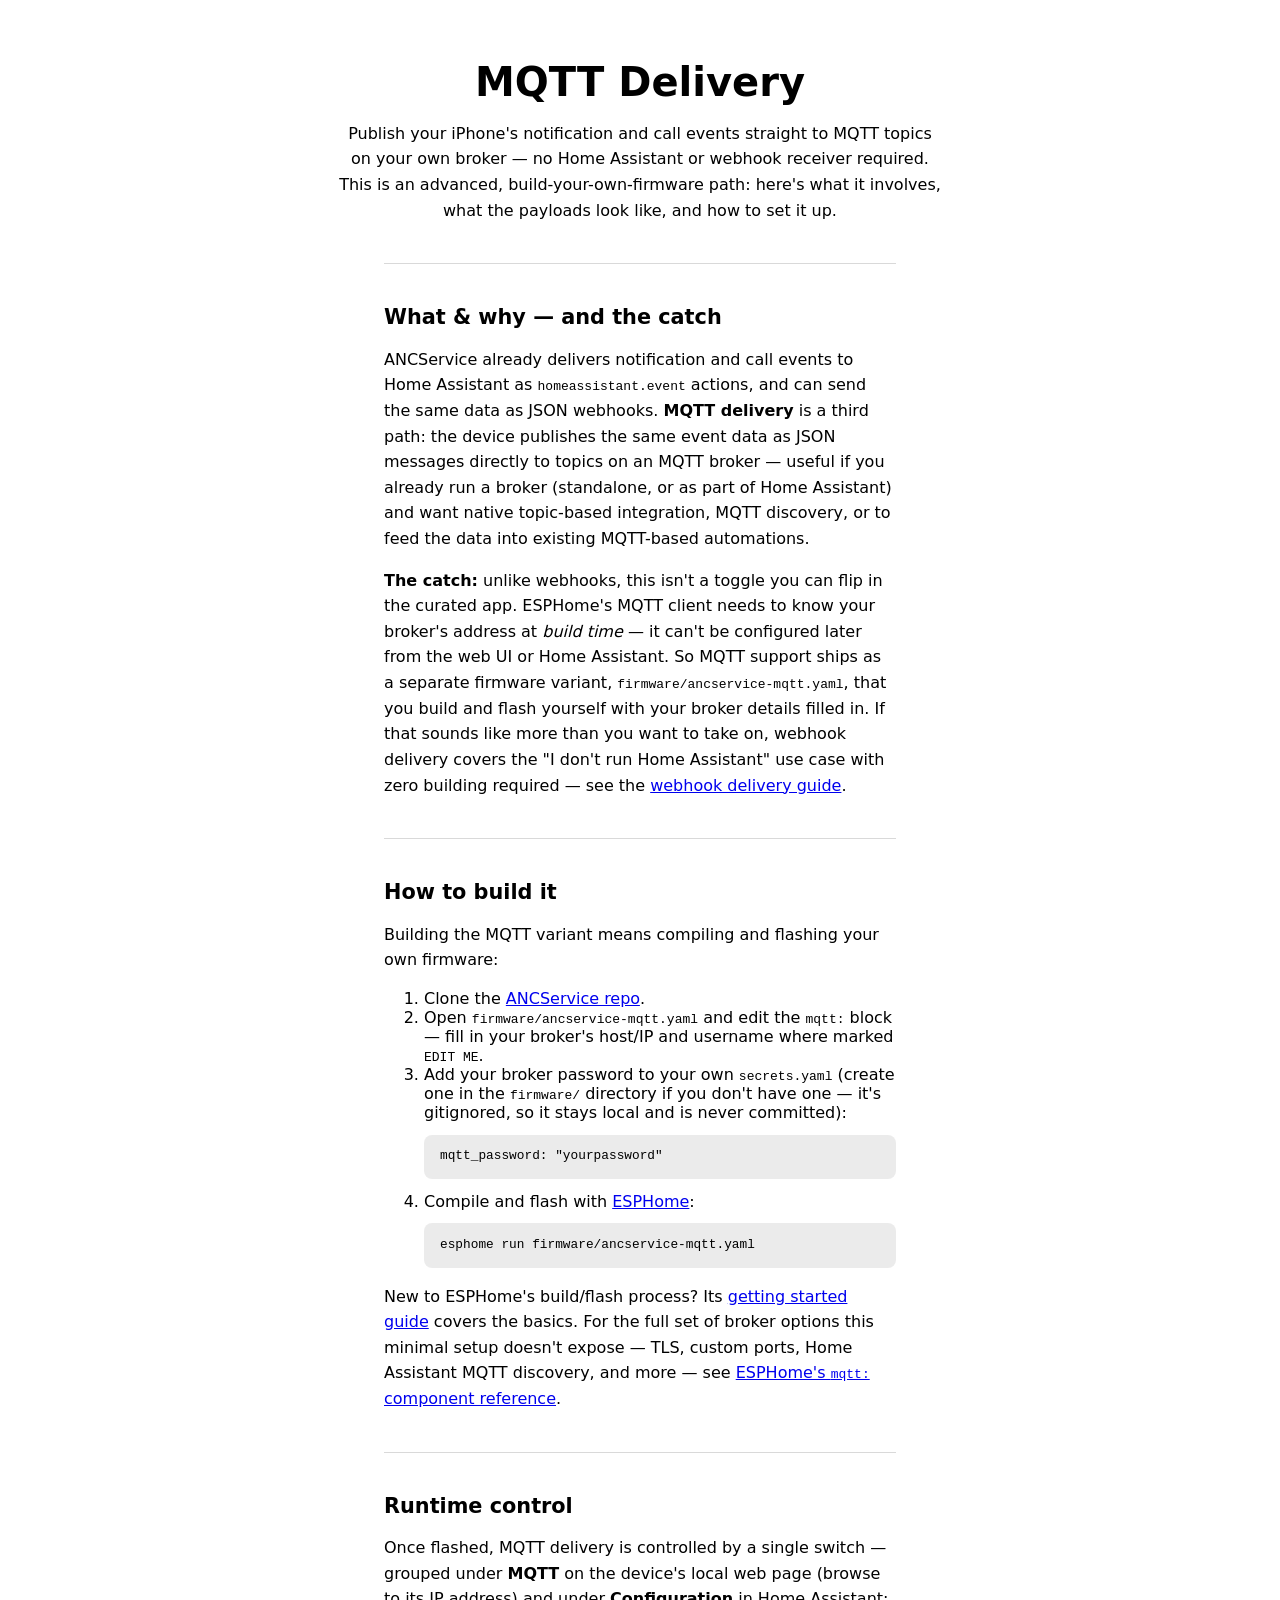
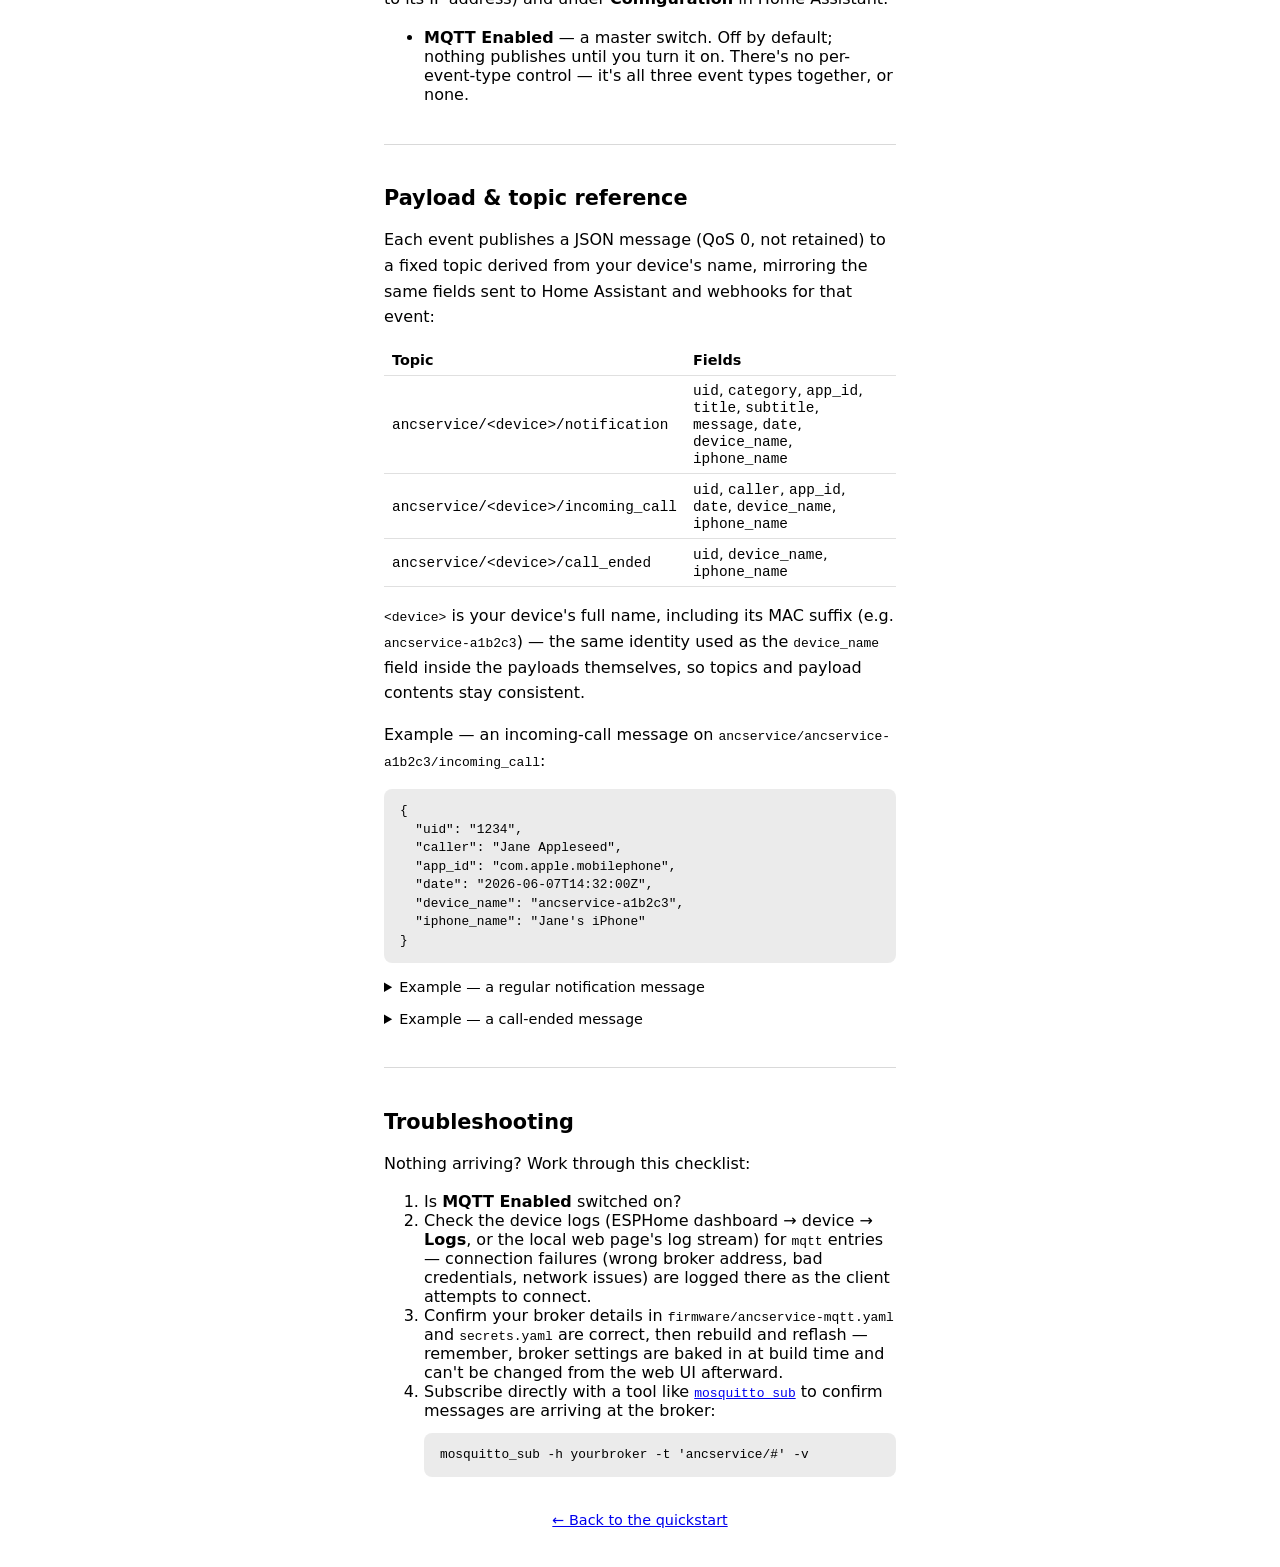
<file: site/mqtt.html>
<!doctype html>
<html lang="en">
  <head>
    <meta charset="utf-8" />
    <meta name="viewport" content="width=device-width, initial-scale=1" />
    <title>MQTT Delivery — ANCService</title>
    <link rel="icon" href="data:," />
    <link rel="stylesheet" href="assets/style.css" />
  </head>
  <body>
    <main>
      <h1>MQTT Delivery</h1>
      <p class="pitch">
        Publish your iPhone's notification and call events straight to MQTT topics
        on your own broker — no Home Assistant or webhook receiver required. This
        is an advanced, build-your-own-firmware path: here's what it involves, what
        the payloads look like, and how to set it up.
      </p>

      <section class="step">
        <h2>What &amp; why — and the catch</h2>
        <p>
          ANCService already delivers notification and call events to Home Assistant
          as <code>homeassistant.event</code> actions, and can send the same data as
          JSON webhooks. <strong>MQTT delivery</strong> is a third path: the device
          publishes the same event data as JSON messages directly to topics on an
          MQTT broker — useful if you already run a broker (standalone, or as part of
          Home Assistant) and want native topic-based integration, MQTT discovery, or
          to feed the data into existing MQTT-based automations.
        </p>
        <p>
          <strong>The catch:</strong> unlike webhooks, this isn't a toggle you can
          flip in the curated app. ESPHome's MQTT client needs to know your broker's
          address at <em>build time</em> — it can't be configured later from the web
          UI or Home Assistant. So MQTT support ships as a separate firmware variant,
          <code>firmware/ancservice-mqtt.yaml</code>, that you build and flash
          yourself with your broker details filled in. If that sounds like more than
          you want to take on, webhook delivery covers the "I don't run Home
          Assistant" use case with zero building required — see the
          <a href="webhooks.html">webhook delivery guide</a>.
        </p>
      </section>

      <section class="step">
        <h2>How to build it</h2>
        <p>Building the MQTT variant means compiling and flashing your own firmware:</p>
        <ol>
          <li>Clone the <a href="https://github.com/wonderslug/ANCService">ANCService repo</a>.</li>
          <li>
            Open <code>firmware/ancservice-mqtt.yaml</code> and edit the
            <code>mqtt:</code> block — fill in your broker's host/IP and username
            where marked <code>EDIT ME</code>.
          </li>
          <li>
            Add your broker password to your own <code>secrets.yaml</code> (create one
            in the <code>firmware/</code> directory if you don't have one — it's
            gitignored, so it stays local and is never committed):
            <pre><code>mqtt_password: "yourpassword"</code></pre>
          </li>
          <li>
            Compile and flash with <a href="https://esphome.io/">ESPHome</a>:
            <pre><code>esphome run firmware/ancservice-mqtt.yaml</code></pre>
          </li>
        </ol>
        <p>
          New to ESPHome's build/flash process? Its
          <a href="https://esphome.io/guides/getting_started_command_line.html">getting started guide</a>
          covers the basics. For the full set of broker options this minimal setup
          doesn't expose — TLS, custom ports, Home Assistant MQTT discovery, and
          more — see <a href="https://esphome.io/components/mqtt/">ESPHome's
          <code>mqtt:</code> component reference</a>.
        </p>
      </section>

      <section class="step">
        <h2>Runtime control</h2>
        <p>
          Once flashed, MQTT delivery is controlled by a single switch — grouped
          under <strong>MQTT</strong> on the device's local web page (browse to its
          IP address) and under <strong>Configuration</strong> in Home Assistant:
        </p>
        <ul>
          <li><strong>MQTT Enabled</strong> — a master switch. Off by default; nothing publishes until you turn it on. There's no per-event-type control — it's all three event types together, or none.</li>
        </ul>
      </section>

      <section class="step">
        <h2>Payload &amp; topic reference</h2>
        <p>
          Each event publishes a JSON message (QoS 0, not retained) to a fixed topic
          derived from your device's name, mirroring the same fields sent to Home
          Assistant and webhooks for that event:
        </p>
        <table class="events">
          <thead>
            <tr><th>Topic</th><th>Fields</th></tr>
          </thead>
          <tbody>
            <tr>
              <td><code>ancservice/&lt;device&gt;/notification</code></td>
              <td><code>uid</code>, <code>category</code>, <code>app_id</code>, <code>title</code>, <code>subtitle</code>, <code>message</code>, <code>date</code>, <code>device_name</code>, <code>iphone_name</code></td>
            </tr>
            <tr>
              <td><code>ancservice/&lt;device&gt;/incoming_call</code></td>
              <td><code>uid</code>, <code>caller</code>, <code>app_id</code>, <code>date</code>, <code>device_name</code>, <code>iphone_name</code></td>
            </tr>
            <tr>
              <td><code>ancservice/&lt;device&gt;/call_ended</code></td>
              <td><code>uid</code>, <code>device_name</code>, <code>iphone_name</code></td>
            </tr>
          </tbody>
        </table>
        <p>
          <code>&lt;device&gt;</code> is your device's full name, including its MAC
          suffix (e.g. <code>ancservice-a1b2c3</code>) — the same identity used as
          the <code>device_name</code> field inside the payloads themselves, so
          topics and payload contents stay consistent.
        </p>
        <p>Example — an incoming-call message on <code>ancservice/ancservice-a1b2c3/incoming_call</code>:</p>
        <pre><code>{
  "uid": "1234",
  "caller": "Jane Appleseed",
  "app_id": "com.apple.mobilephone",
  "date": "2026-06-07T14:32:00Z",
  "device_name": "ancservice-a1b2c3",
  "iphone_name": "Jane's iPhone"
}</code></pre>
        <details class="help">
          <summary>Example — a regular notification message</summary>
          <pre><code>{
  "uid": "5678",
  "category": "other",
  "app_id": "com.apple.MobileSMS",
  "title": "Jane Appleseed",
  "subtitle": "",
  "message": "Running 5 minutes late!",
  "date": "2026-06-07T14:35:00Z",
  "device_name": "ancservice-a1b2c3",
  "iphone_name": "Jane's iPhone"
}</code></pre>
        </details>
        <details class="help">
          <summary>Example — a call-ended message</summary>
          <pre><code>{
  "uid": "1234",
  "device_name": "ancservice-a1b2c3",
  "iphone_name": "Jane's iPhone"
}</code></pre>
        </details>
      </section>

      <section class="step">
        <h2>Troubleshooting</h2>
        <p>Nothing arriving? Work through this checklist:</p>
        <ol>
          <li>Is <strong>MQTT Enabled</strong> switched on?</li>
          <li>
            Check the device logs (ESPHome dashboard &rarr; device &rarr; <strong>Logs</strong>,
            or the local web page's log stream) for <code>mqtt</code> entries —
            connection failures (wrong broker address, bad credentials, network
            issues) are logged there as the client attempts to connect.
          </li>
          <li>
            Confirm your broker details in <code>firmware/ancservice-mqtt.yaml</code>
            and <code>secrets.yaml</code> are correct, then rebuild and reflash —
            remember, broker settings are baked in at build time and can't be changed
            from the web UI afterward.
          </li>
          <li>
            Subscribe directly with a tool like
            <a href="https://mosquitto.org/man/mosquitto_sub-1.html"><code>mosquitto_sub</code></a>
            to confirm messages are arriving at the broker:
            <pre><code>mosquitto_sub -h yourbroker -t 'ancservice/#' -v</code></pre>
          </li>
        </ol>
      </section>

      <p class="links">
        <a href="index.html">&larr; Back to the quickstart</a>
      </p>
    </main>
  </body>
</html>
</file>
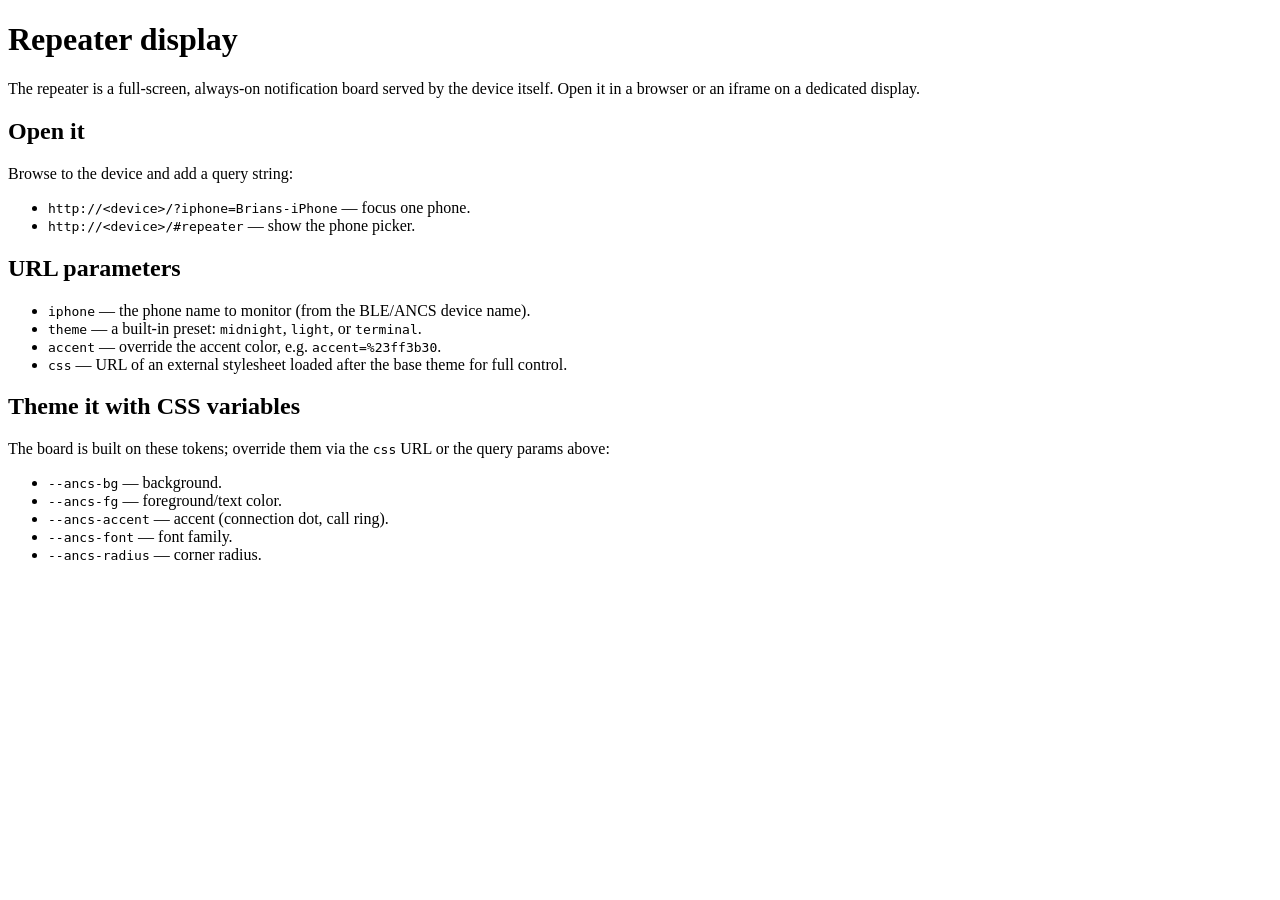
<file: site/repeater.html>
<!DOCTYPE html>
<html lang="en">
<head>
  <meta charset="utf-8" />
  <meta name="viewport" content="width=device-width, initial-scale=1" />
  <title>ANCService — Repeater Display</title>
</head>
<body>
  <h1>Repeater display</h1>
  <p>The repeater is a full-screen, always-on notification board served by the
     device itself. Open it in a browser or an iframe on a dedicated display.</p>

  <h2>Open it</h2>
  <p>Browse to the device and add a query string:</p>
  <ul>
    <li><code>http://&lt;device&gt;/?iphone=Brians-iPhone</code> — focus one phone.</li>
    <li><code>http://&lt;device&gt;/#repeater</code> — show the phone picker.</li>
  </ul>

  <h2>URL parameters</h2>
  <ul>
    <li><code>iphone</code> — the phone name to monitor (from the BLE/ANCS device name).</li>
    <li><code>theme</code> — a built-in preset: <code>midnight</code>, <code>light</code>, or <code>terminal</code>.</li>
    <li><code>accent</code> — override the accent color, e.g. <code>accent=%23ff3b30</code>.</li>
    <li><code>css</code> — URL of an external stylesheet loaded after the base theme for full control.</li>
  </ul>

  <h2>Theme it with CSS variables</h2>
  <p>The board is built on these tokens; override them via the <code>css</code> URL
     or the query params above:</p>
  <ul>
    <li><code>--ancs-bg</code> — background.</li>
    <li><code>--ancs-fg</code> — foreground/text color.</li>
    <li><code>--ancs-accent</code> — accent (connection dot, call ring).</li>
    <li><code>--ancs-font</code> — font family.</li>
    <li><code>--ancs-radius</code> — corner radius.</li>
  </ul>
</body>
</html>
</file>
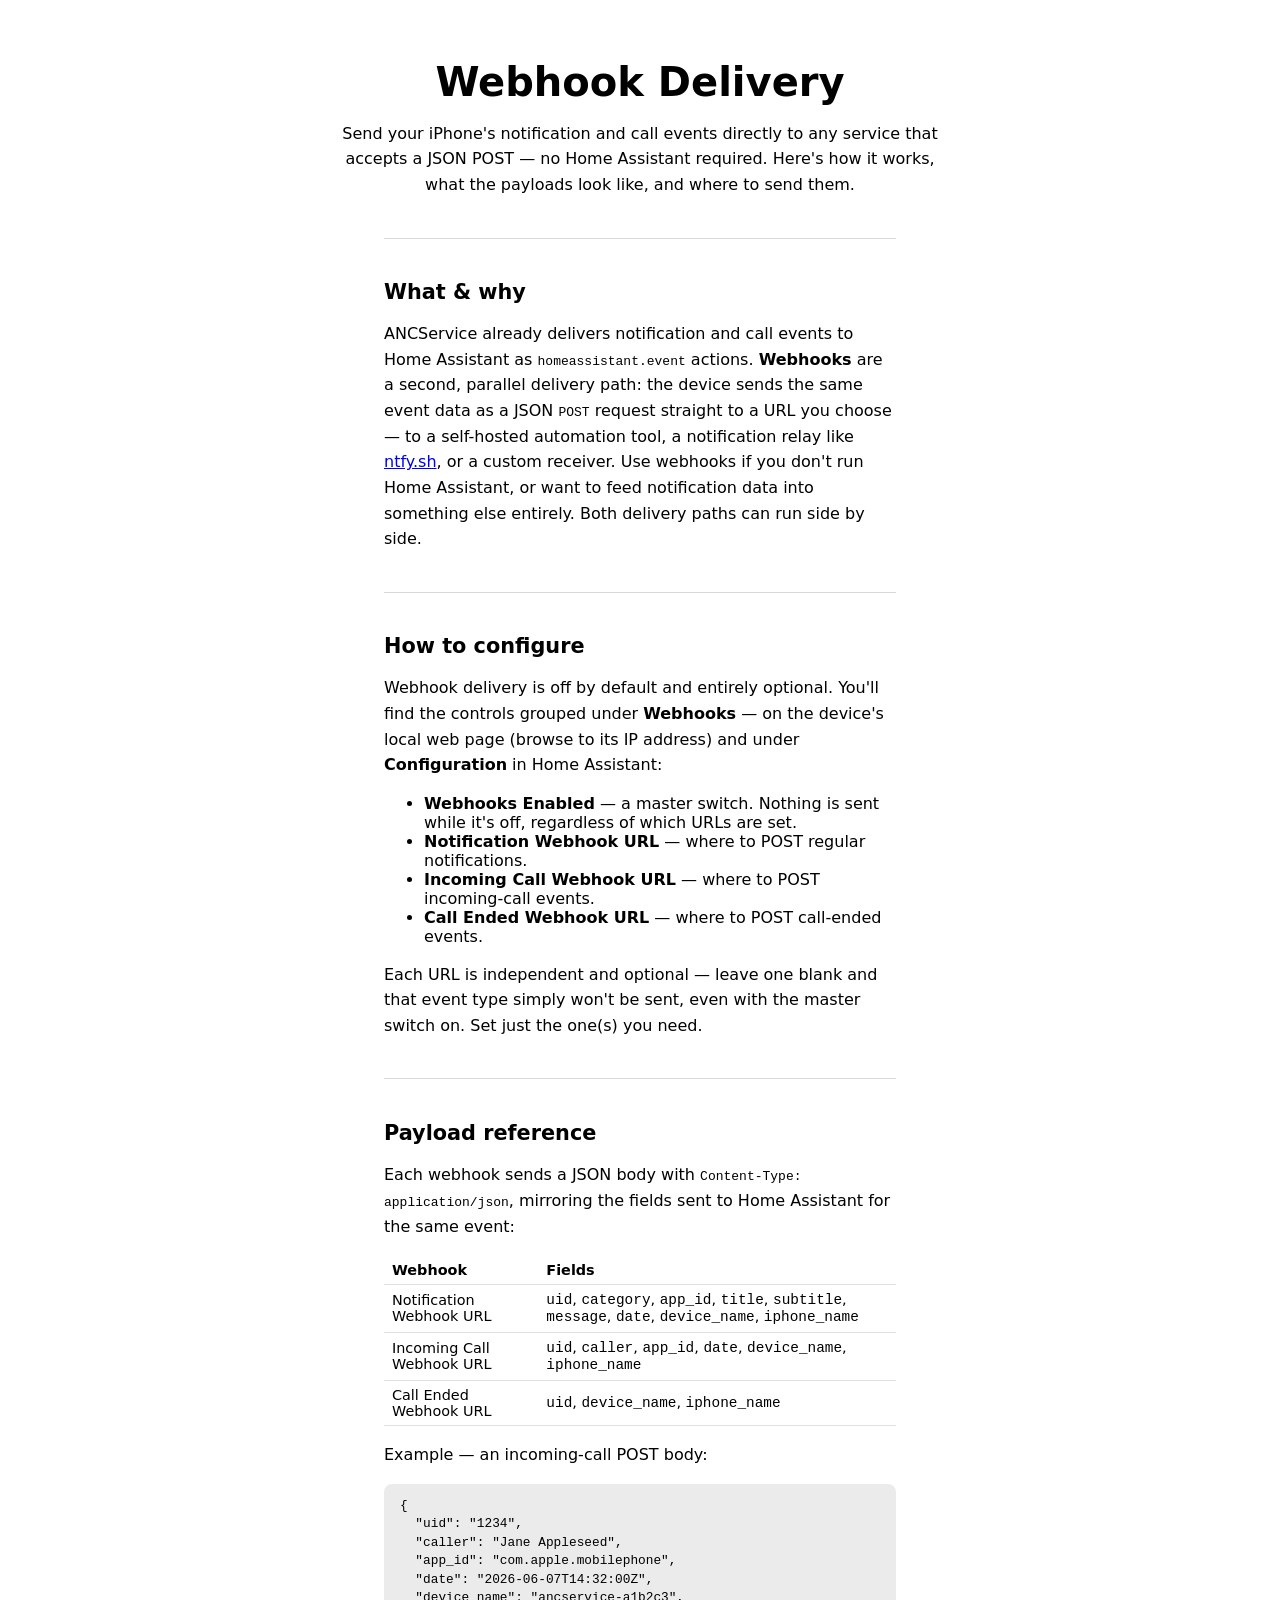
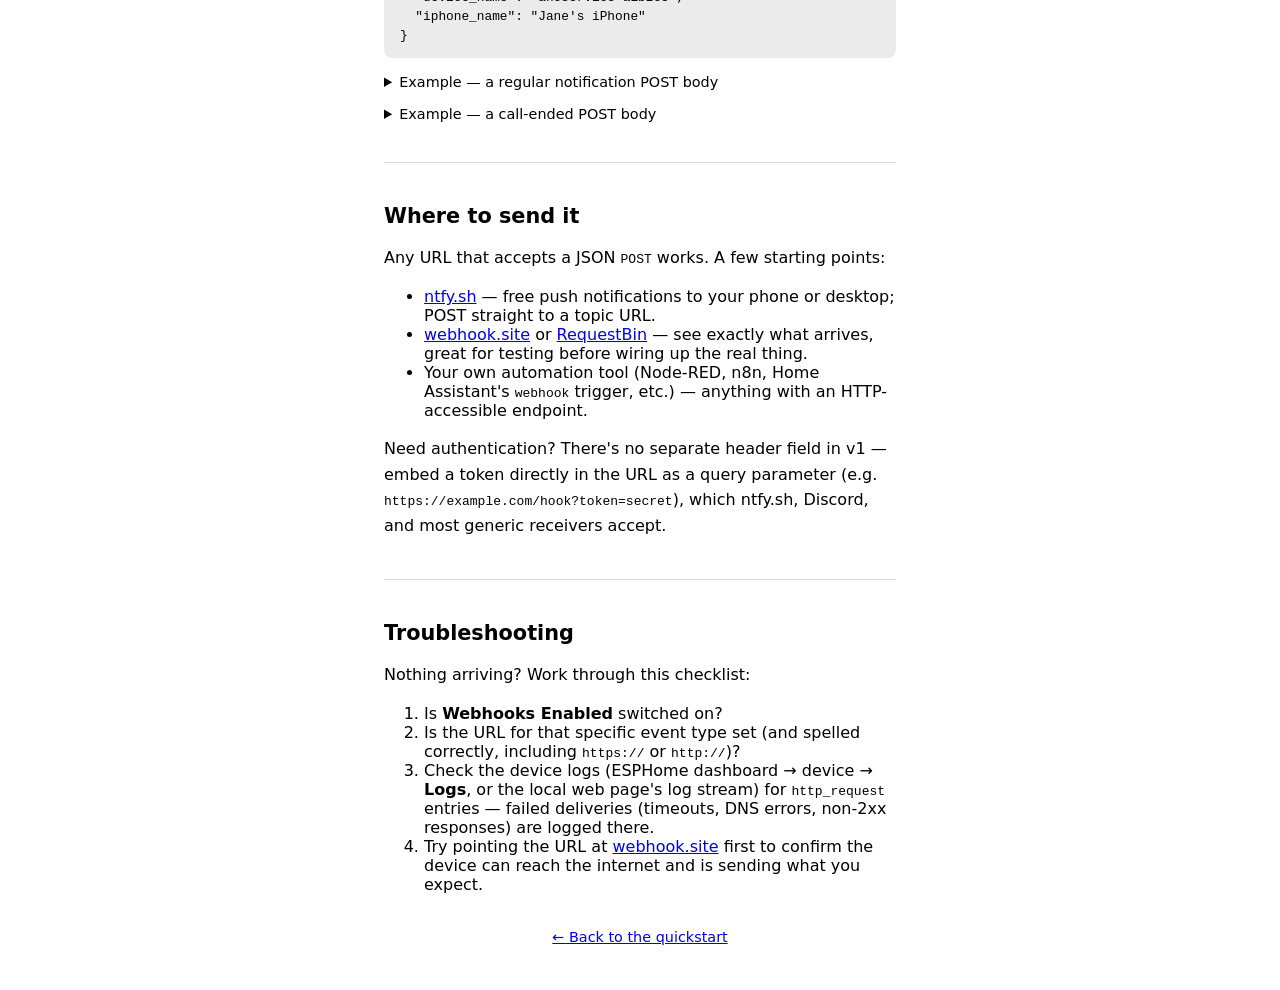
<file: site/webhooks.html>
<!doctype html>
<html lang="en">
  <head>
    <meta charset="utf-8" />
    <meta name="viewport" content="width=device-width, initial-scale=1" />
    <title>Webhook Delivery — ANCService</title>
    <link rel="icon" href="data:," />
    <link rel="stylesheet" href="assets/style.css" />
  </head>
  <body>
    <main>
      <h1>Webhook Delivery</h1>
      <p class="pitch">
        Send your iPhone's notification and call events directly to any service that
        accepts a JSON POST — no Home Assistant required. Here's how it works, what
        the payloads look like, and where to send them.
      </p>

      <section class="step">
        <h2>What &amp; why</h2>
        <p>
          ANCService already delivers notification and call events to Home Assistant
          as <code>homeassistant.event</code> actions. <strong>Webhooks</strong> are a
          second, parallel delivery path: the device sends the same event data as a
          JSON <code>POST</code> request straight to a URL you choose — to a
          self-hosted automation tool, a notification relay like
          <a href="https://ntfy.sh/">ntfy.sh</a>, or a custom receiver. Use webhooks if
          you don't run Home Assistant, or want to feed notification data into
          something else entirely. Both delivery paths can run side by side.
        </p>
      </section>

      <section class="step">
        <h2>How to configure</h2>
        <p>
          Webhook delivery is off by default and entirely optional. You'll find the
          controls grouped under <strong>Webhooks</strong> — on the device's local web
          page (browse to its IP address) and under <strong>Configuration</strong> in
          Home Assistant:
        </p>
        <ul>
          <li><strong>Webhooks Enabled</strong> — a master switch. Nothing is sent while it's off, regardless of which URLs are set.</li>
          <li><strong>Notification Webhook URL</strong> — where to POST regular notifications.</li>
          <li><strong>Incoming Call Webhook URL</strong> — where to POST incoming-call events.</li>
          <li><strong>Call Ended Webhook URL</strong> — where to POST call-ended events.</li>
        </ul>
        <p>
          Each URL is independent and optional — leave one blank and that event type
          simply won't be sent, even with the master switch on. Set just the one(s)
          you need.
        </p>
      </section>

      <section class="step">
        <h2>Payload reference</h2>
        <p>
          Each webhook sends a JSON body with <code>Content-Type: application/json</code>,
          mirroring the fields sent to Home Assistant for the same event:
        </p>
        <table class="events">
          <thead>
            <tr><th>Webhook</th><th>Fields</th></tr>
          </thead>
          <tbody>
            <tr>
              <td>Notification Webhook URL</td>
              <td><code>uid</code>, <code>category</code>, <code>app_id</code>, <code>title</code>, <code>subtitle</code>, <code>message</code>, <code>date</code>, <code>device_name</code>, <code>iphone_name</code></td>
            </tr>
            <tr>
              <td>Incoming Call Webhook URL</td>
              <td><code>uid</code>, <code>caller</code>, <code>app_id</code>, <code>date</code>, <code>device_name</code>, <code>iphone_name</code></td>
            </tr>
            <tr>
              <td>Call Ended Webhook URL</td>
              <td><code>uid</code>, <code>device_name</code>, <code>iphone_name</code></td>
            </tr>
          </tbody>
        </table>
        <p>Example — an incoming-call POST body:</p>
        <pre><code>{
  "uid": "1234",
  "caller": "Jane Appleseed",
  "app_id": "com.apple.mobilephone",
  "date": "2026-06-07T14:32:00Z",
  "device_name": "ancservice-a1b2c3",
  "iphone_name": "Jane's iPhone"
}</code></pre>
        <details class="help">
          <summary>Example — a regular notification POST body</summary>
          <pre><code>{
  "uid": "5678",
  "category": "other",
  "app_id": "com.apple.MobileSMS",
  "title": "Jane Appleseed",
  "subtitle": "",
  "message": "Running 5 minutes late!",
  "date": "2026-06-07T14:35:00Z",
  "device_name": "ancservice-a1b2c3",
  "iphone_name": "Jane's iPhone"
}</code></pre>
        </details>
        <details class="help">
          <summary>Example — a call-ended POST body</summary>
          <pre><code>{
  "uid": "1234",
  "device_name": "ancservice-a1b2c3",
  "iphone_name": "Jane's iPhone"
}</code></pre>
        </details>
      </section>

      <section class="step">
        <h2>Where to send it</h2>
        <p>Any URL that accepts a JSON <code>POST</code> works. A few starting points:</p>
        <ul>
          <li><a href="https://ntfy.sh/">ntfy.sh</a> — free push notifications to your phone or desktop; POST straight to a topic URL.</li>
          <li><a href="https://webhook.site/">webhook.site</a> or <a href="https://requestbin.com/">RequestBin</a> — see exactly what arrives, great for testing before wiring up the real thing.</li>
          <li>Your own automation tool (Node-RED, n8n, Home Assistant's <code>webhook</code> trigger, etc.) — anything with an HTTP-accessible endpoint.</li>
        </ul>
        <p>
          Need authentication? There's no separate header field in v1 — embed a token
          directly in the URL as a query parameter (e.g.
          <code>https://example.com/hook?token=secret</code>), which ntfy.sh, Discord,
          and most generic receivers accept.
        </p>
      </section>

      <section class="step">
        <h2>Troubleshooting</h2>
        <p>Nothing arriving? Work through this checklist:</p>
        <ol>
          <li>Is <strong>Webhooks Enabled</strong> switched on?</li>
          <li>Is the URL for that specific event type set (and spelled correctly, including <code>https://</code> or <code>http://</code>)?</li>
          <li>
            Check the device logs (ESPHome dashboard &rarr; device &rarr; <strong>Logs</strong>,
            or the local web page's log stream) for <code>http_request</code> entries —
            failed deliveries (timeouts, DNS errors, non-2xx responses) are logged there.
          </li>
          <li>Try pointing the URL at <a href="https://webhook.site/">webhook.site</a> first to confirm the device can reach the internet and is sending what you expect.</li>
        </ol>
      </section>

      <p class="links">
        <a href="index.html">&larr; Back to the quickstart</a>
      </p>
    </main>
  </body>
</html>
</file>
<file: site/assets/style.css>
:root { color-scheme: light dark; }
body {
  font-family: system-ui, -apple-system, sans-serif;
  margin: 0;
  display: grid;
  min-height: 100vh;
  place-items: center;
}
main { max-width: 38rem; padding: 2rem; text-align: center; }
h1 { font-size: 2.5rem; margin-bottom: 0.5rem; }
p { line-height: 1.6; }
esp-web-install-button { display: block; margin-top: 1rem; }
button[slot="activate"] {
  font-size: 1.1rem;
  padding: 0.75rem 1.5rem;
  border-radius: 0.5rem;
  border: none;
  background: #0b8043;
  color: white;
  cursor: pointer;
}
button[slot="activate"].erase {
  background: transparent;
  color: #b00020;
  border: 1px solid #b00020;
}
.hint { margin-top: 1rem; font-size: 0.85rem; opacity: 0.75; }
.help {
  margin-top: 2rem;
  font-size: 0.9rem;
  text-align: left;
  max-width: 32rem;
  margin-inline: auto;
}
.help summary { cursor: pointer; text-align: center; }
.help ol { margin-top: 0.75rem; line-height: 1.6; }
.help code { font-size: 0.85em; }
.links { margin-top: 2rem; font-size: 0.9rem; }
.pitch { margin-bottom: 1.5rem; }
.step {
  text-align: left;
  max-width: 32rem;
  margin: 2.5rem auto 0;
  padding-top: 1.5rem;
  border-top: 1px solid color-mix(in srgb, currentColor 15%, transparent);
}
.step h2 {
  font-size: 1.3rem;
  display: flex;
  align-items: center;
  gap: 0.6rem;
}
.step .num {
  display: inline-grid;
  place-items: center;
  flex: none;
  width: 1.8rem;
  height: 1.8rem;
  border-radius: 50%;
  background: #0b8043;
  color: #fff;
  font-size: 1rem;
}
.step esp-web-install-button { text-align: center; }
.step .help summary { text-align: left; }
ol.pair { line-height: 1.7; padding-left: 1.2rem; }
table.events { width: 100%; border-collapse: collapse; margin: 1rem 0; font-size: 0.9rem; }
table.events th, table.events td {
  text-align: left;
  padding: 0.4rem 0.5rem;
  border-bottom: 1px solid color-mix(in srgb, currentColor 12%, transparent);
}
pre {
  text-align: left;
  overflow-x: auto;
  padding: 0.8rem 1rem;
  border-radius: 0.5rem;
  font-size: 0.8rem;
  line-height: 1.45;
  background: color-mix(in srgb, currentColor 8%, transparent);
}
.help p { margin: 0.5rem 0; }
.step .help { margin-top: 1rem; }
</file>
